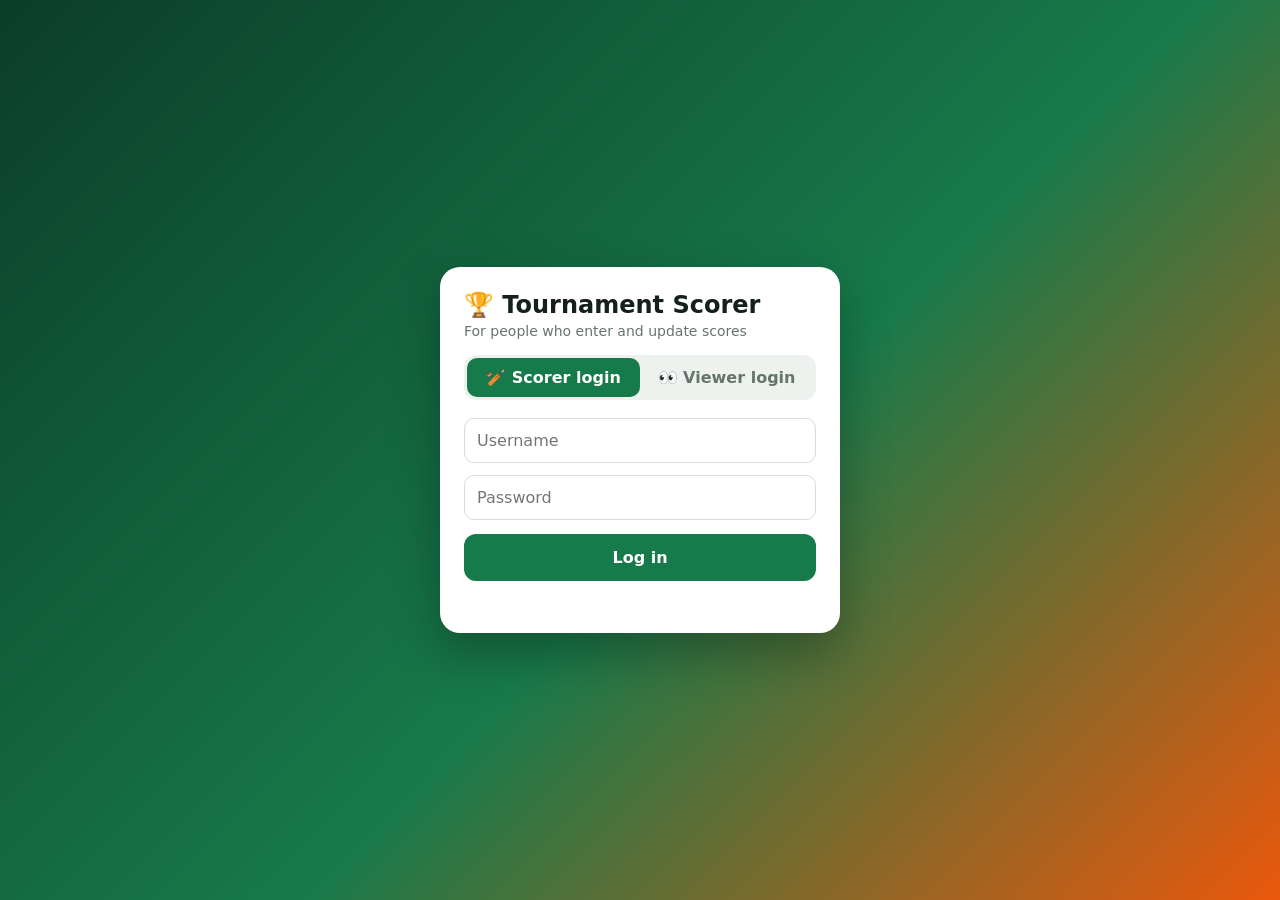
<file: static/login.html>
<!DOCTYPE html><html lang="en"><head><meta charset="utf-8"><title>Login · Tournament Scorer</title>
<meta name="viewport" content="width=device-width, initial-scale=1, viewport-fit=cover">
<style>
*{box-sizing:border-box}body{margin:0;min-height:100vh;display:grid;place-items:center;padding:16px;font:16px system-ui,-apple-system,"Segoe UI",Roboto,sans-serif;color:#14201a;background:linear-gradient(135deg,#0b3d2a,#177a4a 55%,#ea580c)}
.c{width:100%;max-width:400px;background:#fff;border-radius:20px;padding:24px;box-shadow:0 20px 50px rgba(0,0,0,.3)}
h1{margin:0 0 4px;font-size:24px}.m{color:#66756c;font-size:14px;margin:0 0 16px}
.tabs{display:flex;background:#eef2ef;border-radius:12px;padding:3px;margin-bottom:12px}
.t{flex:1;border:0;background:transparent;padding:10px;border-radius:10px;font:inherit;font-weight:700;color:#66756c;cursor:pointer}.t.on{background:#177a4a;color:#fff}
input{width:100%;padding:12px;margin:6px 0;border:1px solid #d5ddd8;border-radius:10px;font:inherit}
.go{width:100%;margin-top:8px;padding:14px;border:0;border-radius:12px;background:#177a4a;color:#fff;font:inherit;font-weight:700;cursor:pointer}
#err{color:#c0392b;min-height:20px;font-size:14px;margin-top:8px}
</style></head><body><div class="c"><h1>🏆 Tournament Scorer</h1><p class="m" id="hint"></p>
<div class="tabs"><button type="button" class="t" data-r="scorer" onclick="setRole('scorer')">🏏 Scorer login</button><button type="button" class="t" data-r="viewer" onclick="setRole('viewer')">👀 Viewer login</button></div>
<form><input id="u" placeholder="Username" autocomplete="username" autocapitalize="none" required><input id="p" type="password" placeholder="Password" autocomplete="current-password" required><button class="go">Log in</button><div id="err"></div></form></div>
<script>
let role='scorer';const $=s=>document.querySelector(s);
function setRole(r){role=r;document.querySelectorAll('.t').forEach(b=>b.classList.toggle('on',b.dataset.r==r));$('#hint').textContent=r=='scorer'?'For people who enter and update scores':'For people who only watch the scores'}
$('form').onsubmit=async e=>{e.preventDefault();$('#err').textContent='';
 const r=await fetch('/api/login',{method:'POST',headers:{'Content-Type':'application/json'},body:JSON.stringify({username:$('#u').value.trim(),password:$('#p').value,role})});
 if(r.ok)location='/';else $('#err').textContent=(await r.json().catch(()=>({}))).error||'Login failed'};
setRole('scorer');
</script></body></html>
</file>
